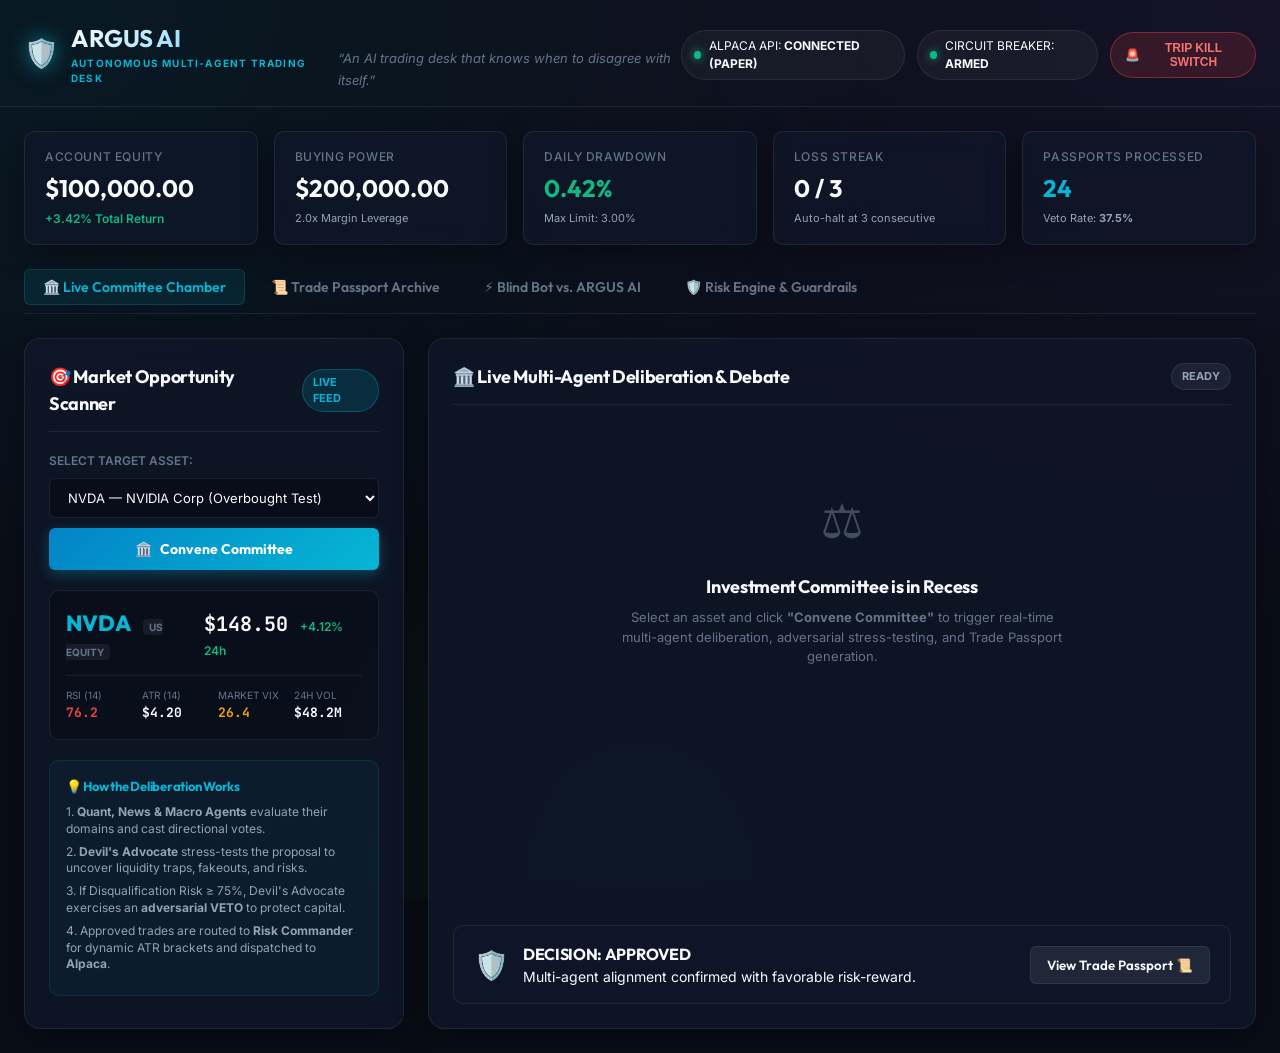
<file: argus_dashboard/index.html>
<!DOCTYPE html>
<html lang="en">
<head>
  <meta charset="UTF-8">
  <meta name="viewport" content="width=device-width, initial-scale=1.0">
  <title>ARGUS AI — Autonomous Multi-Agent Trading Desk</title>
  <meta name="description" content="An autonomous multi-agent AI trading desk that can disagree with itself. Powered by Alpaca, Gemini, and deterministic risk guardrails.">
  
  <!-- Fonts -->
  <link rel="preconnect" href="https://fonts.googleapis.com">
  <link rel="preconnect" href="https://fonts.gstatic.com" crossorigin>
  <link href="https://fonts.googleapis.com/css2?family=Inter:wght@300;400;500;600;700&family=JetBrains+Mono:wght@400;500;700&family=Outfit:wght@500;600;700;800&display=swap" rel="stylesheet">
  
  <!-- Stylesheet -->
  <link rel="stylesheet" href="styles.css">
</head>
<body>
  <!-- Emergency Alert Banner -->
  <div id="killSwitchBanner" class="kill-switch-banner hidden">
    <div class="banner-content">
      <span class="pulse-icon">🚨</span>
      <div>
        <strong>EMERGENCY KILL SWITCH ENGAGED:</strong>
        <span id="killSwitchReason">Daily drawdown threshold breached. Portfolio frozen.</span>
      </div>
      <button id="resetKillSwitchBtn" class="btn-banner-reset">Reset Desk (Override)</button>
    </div>
  </div>

  <!-- Header -->
  <header class="app-header">
    <div class="header-left">
      <div class="logo-badge">
        <span class="logo-symbol">🛡️</span>
        <div class="logo-text">
          <h1>ARGUS AI</h1>
          <span class="sub-logo">AUTONOMOUS MULTI-AGENT TRADING DESK</span>
        </div>
      </div>
      <div class="desk-motto">
        <span class="quote">“An AI trading desk that knows when to disagree with itself.”</span>
      </div>
    </div>

    <div class="header-right">
      <div class="status-chip chip-online">
        <span class="dot"></span>
        <span>ALPACA API: <strong id="alpacaModeText">CONNECTED (PAPER)</strong></span>
      </div>
      <div class="status-chip" id="killSwitchBadge">
        <span class="dot green-dot"></span>
        <span>CIRCUIT BREAKER: <strong>ARMED</strong></span>
      </div>
      <button id="manualKillSwitchBtn" class="btn-kill-switch">
        <span>🚨</span> TRIP KILL SWITCH
      </button>
    </div>
  </header>

  <!-- Main Container -->
  <main class="app-main">
    <!-- Top Metrics Row -->
    <section class="metrics-bar">
      <div class="metric-card">
        <span class="metric-label">Account Equity</span>
        <div class="metric-value" id="accountEquityDisplay">$100,000.00</div>
        <span class="metric-trend text-green">+3.42% Total Return</span>
      </div>
      <div class="metric-card">
        <span class="metric-label">Buying Power</span>
        <div class="metric-value" id="buyingPowerDisplay">$200,000.00</div>
        <span class="metric-sub">2.0x Margin Leverage</span>
      </div>
      <div class="metric-card">
        <span class="metric-label">Daily Drawdown</span>
        <div class="metric-value text-green" id="dailyDrawdownDisplay">0.42%</div>
        <span class="metric-sub">Max Limit: 3.00%</span>
      </div>
      <div class="metric-card">
        <span class="metric-label">Loss Streak</span>
        <div class="metric-value" id="lossStreakDisplay">0 / 3</div>
        <span class="metric-sub">Auto-halt at 3 consecutive</span>
      </div>
      <div class="metric-card">
        <span class="metric-label">Passports Processed</span>
        <div class="metric-value text-cyan" id="passportsCountDisplay">24</div>
        <span class="metric-sub">Veto Rate: <strong>37.5%</strong></span>
      </div>
    </section>

    <!-- Interactive Navigation Tabs -->
    <nav class="desk-tabs">
      <button class="tab-btn active" data-tab="committee">🏛️ Live Committee Chamber</button>
      <button class="tab-btn" data-tab="passports">📜 Trade Passport Archive</button>
      <button class="tab-btn" data-tab="benchmark">⚡ Blind Bot vs. ARGUS AI</button>
      <button class="tab-btn" data-tab="risk">🛡️ Risk Engine & Guardrails</button>
    </nav>

    <!-- Tab 1: Live Committee Chamber -->
    <section id="tab-committee" class="tab-content active">
      <div class="chamber-grid">
        <!-- Left: Asset Selector & Scanner -->
        <div class="panel scanner-panel">
          <div class="panel-header">
            <h3>🎯 Market Opportunity Scanner</h3>
            <span class="badge badge-pulse">LIVE FEED</span>
          </div>

          <div class="scanner-controls">
            <label for="tickerSelect">Select Target Asset:</label>
            <div class="select-group">
              <select id="tickerSelect" class="form-select">
                <option value="NVDA" data-price="148.50" data-rsi="76.2" data-vix="26.4" data-trend="BULLISH_OVERBOUGHT">NVDA — NVIDIA Corp (Overbought Test)</option>
                <option value="BTC/USD" data-price="88420.00" data-rsi="56.8" data-vix="18.5" data-trend="BULLISH_HEALTHY">BTC/USD — Bitcoin (Healthy Trend)</option>
                <option value="TSLA" data-price="214.30" data-rsi="44.1" data-vix="22.1" data-trend="CHOPPY">TSLA — Tesla Inc (Choppy Consolidation)</option>
                <option value="SPY" data-price="554.20" data-rsi="52.0" data-vix="15.8" data-trend="MILD_BULLISH">SPY — S&P 500 ETF (Macro Driver)</option>
                <option value="ETH/USD" data-price="3120.00" data-rsi="33.5" data-vix="21.0" data-trend="OVERSOLD_REBOUND">ETH/USD — Ethereum (Mean Reversion)</option>
                <option value="AMD" data-price="152.80" data-rsi="81.5" data-vix="29.0" data-trend="EXTREME_TRAP">AMD — Advanced Micro Devices (Severe Trap)</option>
              </select>
              <button id="conveneCommitteeBtn" class="btn-primary">
                <span>🏛️</span> Convene Committee
              </button>
            </div>
          </div>

          <div class="asset-preview-card" id="assetPreviewCard">
            <div class="asset-row">
              <div class="asset-name-block">
                <span class="ticker-symbol" id="previewTicker">NVDA</span>
                <span class="ticker-class" id="previewClass">US EQUITY</span>
              </div>
              <div class="asset-price-block">
                <span class="current-price" id="previewPrice">$148.50</span>
                <span class="price-change text-green">+4.12% 24h</span>
              </div>
            </div>
            <div class="telemetry-grid">
              <div class="telemetry-item">
                <span class="label">RSI (14)</span>
                <span class="val text-red" id="previewRSI">76.2</span>
              </div>
              <div class="telemetry-item">
                <span class="label">ATR (14)</span>
                <span class="val" id="previewATR">$4.20</span>
              </div>
              <div class="telemetry-item">
                <span class="label">Market VIX</span>
                <span class="val text-yellow" id="previewVIX">26.4</span>
              </div>
              <div class="telemetry-item">
                <span class="label">24h Vol</span>
                <span class="val" id="previewVolume">$48.2M</span>
              </div>
            </div>
          </div>

          <!-- Quick Stats Box -->
          <div class="info-box">
            <h4>💡 How the Deliberation Works</h4>
            <p>1. <strong>Quant, News & Macro Agents</strong> evaluate their domains and cast directional votes.</p>
            <p>2. <strong>Devil's Advocate</strong> stress-tests the proposal to uncover liquidity traps, fakeouts, and risks.</p>
            <p>3. If Disqualification Risk &ge; 75%, Devil's Advocate exercises an <strong>adversarial VETO</strong> to protect capital.</p>
            <p>4. Approved trades are routed to <strong>Risk Commander</strong> for dynamic ATR brackets and dispatched to <strong>Alpaca</strong>.</p>
          </div>
        </div>

        <!-- Right: The Committee Deliberation Chamber -->
        <div class="panel deliberation-panel">
          <div class="panel-header">
            <h3>🏛️ Live Multi-Agent Deliberation & Debate</h3>
            <span class="badge" id="deliberationStatusBadge">READY</span>
          </div>

          <!-- Agent Deliberation Cards Container -->
          <div class="agent-cards-container" id="agentCardsContainer">
            <!-- Cards will be dynamically injected / animated -->
            <div class="chamber-placeholder" id="chamberPlaceholder">
              <span class="icon">⚖️</span>
              <h4>Investment Committee is in Recess</h4>
              <p>Select an asset and click <strong>"Convene Committee"</strong> to trigger real-time multi-agent deliberation, adversarial stress-testing, and Trade Passport generation.</p>
            </div>
          </div>

          <!-- Live Consensus Footer -->
          <div class="consensus-footer hidden" id="consensusFooter">
            <div class="consensus-status-banner" id="consensusBanner">
              <div class="status-left">
                <span class="status-icon" id="consensusIcon">🛡️</span>
                <div>
                  <h4 id="consensusVerdictTitle">DECISION: APPROVED</h4>
                  <p id="consensusSummaryText">Multi-agent alignment confirmed with favorable risk-reward.</p>
                </div>
              </div>
              <div class="status-right">
                <button id="viewGeneratedPassportBtn" class="btn-secondary">View Trade Passport 📜</button>
              </div>
            </div>
          </div>
        </div>
      </div>
    </section>

    <!-- Tab 2: Trade Passport Archive -->
    <section id="tab-passports" class="tab-content">
      <div class="panel passport-archive-panel">
        <div class="panel-header">
          <div>
            <h3>📜 Immutable Trade Passport Ledger</h3>
            <p class="subtitle">Cryptographic-style audit records of every trade proposed, modified, or vetoed by the Committee.</p>
          </div>
          <div class="filter-group">
            <button class="filter-btn active" data-filter="ALL">All (24)</button>
            <button class="filter-btn" data-filter="APPROVED">Approved (11)</button>
            <button class="filter-btn" data-filter="DOWNSIZED">Downsized (4)</button>
            <button class="filter-btn" data-filter="VETOED">Vetoed (9)</button>
          </div>
        </div>

        <div class="passports-grid" id="passportsGrid">
          <!-- Dynamically populated -->
        </div>
      </div>
    </section>

    <!-- Tab 3: Blind Bot vs ARGUS AI Benchmark -->
    <section id="tab-benchmark" class="tab-content">
      <div class="benchmark-container">
        <div class="benchmark-hero">
          <h2>⚡ The Power of Adversarial AI: Blind Bot vs. ARGUS AI</h2>
          <p>See what happens when an autonomous agent trades with vs. without internal dissent and deterministic guardrails.</p>
        </div>

        <div class="benchmark-scenarios">
          <button class="scenario-btn active" data-scenario="0">Scenario 1: The RSI 82 Breakout Trap (NVDA)</button>
          <button class="scenario-btn" data-scenario="1">Scenario 2: The Pre-FOMC Volatility Flush (SPY)</button>
          <button class="scenario-btn" data-scenario="2">Scenario 3: Low-Liquidity Crypto Whipsaw (ETH)</button>
        </div>

        <div class="comparison-arena" id="comparisonArena">
          <!-- Dynamically updated -->
        </div>
      </div>
    </section>

    <!-- Tab 4: Risk Engine & Guardrails -->
    <section id="tab-risk" class="tab-content">
      <div class="risk-dashboard-grid">
        <div class="panel risk-config-panel">
          <div class="panel-header">
            <h3>🛡️ Deterministic Risk Parameters</h3>
            <span class="badge badge-success">ENFORCED</span>
          </div>
          <div class="config-table">
            <div class="config-row">
              <span class="config-title">Max Account Risk Per Trade</span>
              <span class="config-val">1.00% ($1,000 USD)</span>
            </div>
            <div class="config-row">
              <span class="config-title">Stop-Loss Bracket Distance</span>
              <span class="config-val">1.50 &times; ATR (14-period)</span>
            </div>
            <div class="config-row">
              <span class="config-title">Take-Profit Target Minimum</span>
              <span class="config-val">2.00 &times; Stop Distance (1:2 R/R)</span>
            </div>
            <div class="config-row">
              <span class="config-title">Max Single Position Exposure</span>
              <span class="config-val">20.00% of Total Portfolio</span>
            </div>
            <div class="config-row">
              <span class="config-title">Devil's Advocate Veto Threshold</span>
              <span class="config-val">&ge; 75.0% Trap Risk</span>
            </div>
            <div class="config-row">
              <span class="config-title">Devil's Advocate Downsize Threshold</span>
              <span class="config-val">&ge; 45.0% Risk (50% Size Cut)</span>
            </div>
          </div>
        </div>

        <div class="panel circuit-breaker-panel">
          <div class="panel-header">
            <h3>⚡ Emergency Circuit Breakers (Kill Switch)</h3>
            <span class="badge badge-pulse">ACTIVE MONITOR</span>
          </div>

          <div class="breakers-list">
            <div class="breaker-item">
              <div class="breaker-info">
                <strong>1. Max Daily Drawdown Guard</strong>
                <p>Halts all trading if daily portfolio drawdown exceeds 3.0%.</p>
              </div>
              <div class="breaker-status status-armed">ARMED (0.42% / 3.0%)</div>
            </div>

            <div class="breaker-item">
              <div class="breaker-info">
                <strong>2. Consecutive Loss Streak Guard</strong>
                <p>Suspends execution for cooling-off period after 3 consecutive stop-outs.</p>
              </div>
              <div class="breaker-status status-armed">ARMED (0 / 3)</div>
            </div>

            <div class="breaker-item">
              <div class="breaker-info">
                <strong>3. Macro Volatility Spike Guard</strong>
                <p>Freezes execution if Market VIX spikes &ge; 38.0 points.</p>
              </div>
              <div class="breaker-status status-armed">ARMED (VIX 18.5)</div>
            </div>
          </div>

          <div class="kill-switch-action-box">
            <p>Engaging the kill switch immediately freezes the desk, cancels all open Alpaca working orders, and prevents automated re-entry until manual review.</p>
            <button id="testTripKillSwitchBtn" class="btn-danger">
              Test Circuit Breaker Trip ⚡
            </button>
          </div>
        </div>
      </div>
    </section>
  </main>

  <!-- Modal: Passport Inspector -->
  <div id="passportModal" class="modal hidden">
    <div class="modal-backdrop"></div>
    <div class="modal-dialog">
      <div class="modal-header">
        <h3 id="modalPassportTitle">TRADE PASSPORT: NVDA</h3>
        <button id="closeModalBtn" class="btn-close">&times;</button>
      </div>
      <div class="modal-body" id="modalPassportBody">
        <!-- Content inserted dynamically -->
      </div>
    </div>
  </div>

  <script src="app.js"></script>
</body>
</html>
</file>
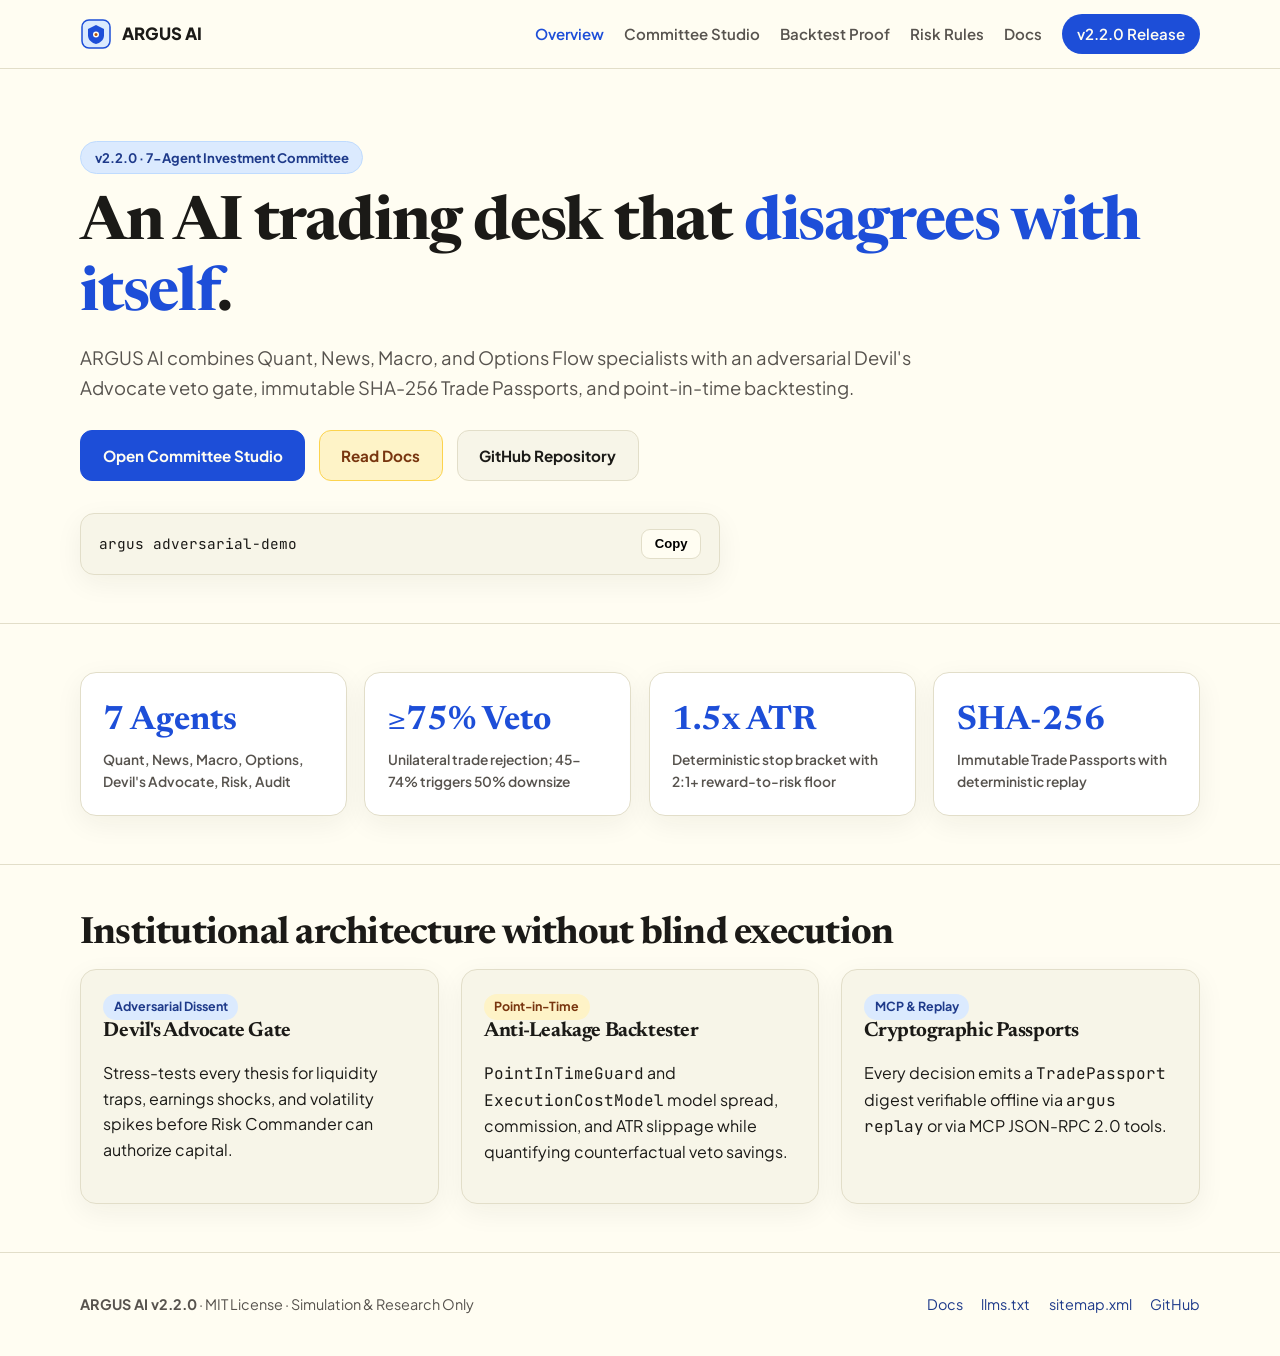
<file: website/index.html>
<!doctype html>
<html lang="en">
<head>
  <meta charset="utf-8">
  <meta name="viewport" content="width=device-width, initial-scale=1">
  <title>ARGUS AI v2.2.0 — Multi-Agent Investment Committee &amp; Trading Desk</title>
  <meta name="description" content="Autonomous 7-agent investment committee with Devil's Advocate veto authority, SHA-256 Trade Passports, PointInTimeGuard backtesting, and deterministic replay.">
  <meta name="theme-color" content="#1d4ed8">
  <link rel="canonical" href="https://codesphere-u.github.io/ARGUS-AI/">
  <link rel="icon" type="image/svg+xml" href="favicon.svg">
  <link rel="manifest" href="manifest.webmanifest">
  <meta property="og:type" content="website">
  <meta property="og:title" content="ARGUS AI v2.2.0 — Multi-Agent Investment Committee">
  <meta property="og:description" content="7-agent investment committee with Devil's Advocate veto, SHA-256 Trade Passports, and walk-forward backtesting.">
  <meta property="og:url" content="https://codesphere-u.github.io/ARGUS-AI/">
  <meta property="og:image" content="https://codesphere-u.github.io/ARGUS-AI/og-image.svg">
  <meta name="twitter:card" content="summary_large_image">
  <meta name="twitter:title" content="ARGUS AI v2.2.0 — Adversarial AI Trading Desk">
  <meta name="twitter:description" content="An AI trading desk that knows when to question itself, downsize, or veto a trade.">
  <meta name="twitter:image" content="https://codesphere-u.github.io/ARGUS-AI/og-image.svg">
  <link rel="preconnect" href="https://fonts.googleapis.com">
  <link rel="preconnect" href="https://fonts.gstatic.com" crossorigin>
  <link href="https://fonts.googleapis.com/css2?family=JetBrains+Mono:wght@400;600&family=Newsreader:opsz,wght@6..72,600;6..72,700&family=Plus+Jakarta+Sans:wght@400;600;700;800&display=swap" rel="stylesheet">
  <link rel="stylesheet" href="styles.css">
  <script defer data-domain="codesphere-u.github.io" src="https://plausible.io/js/script.js"></script>
  <script type="application/ld+json">
  {
    "@context": "https://schema.org",
    "@graph": [
      {
        "@type": "Organization",
        "name": "Codesphere Innovations (U) Limited",
        "url": "https://github.com/codesphere-u"
      },
      {
        "@type": "Person",
        "name": "Ivan Akandwanaho"
      },
      {
        "@type": "WebSite",
        "name": "ARGUS AI",
        "url": "https://codesphere-u.github.io/ARGUS-AI/"
      },
      {
        "@type": "SoftwareApplication",
        "name": "ARGUS AI",
        "softwareVersion": "2.2.0",
        "applicationCategory": "DeveloperApplication",
        "operatingSystem": "Linux, macOS, Windows",
        "license": "https://opensource.org/licenses/MIT",
        "offers": {
          "@type": "Offer",
          "price": "0",
          "priceCurrency": "USD"
        }
      },
      {
        "@type": "FAQPage",
        "mainEntity": [
          {
            "@type": "Question",
            "name": "How does the Devil's Advocate veto work in ARGUS AI?",
            "acceptedAnswer": {
              "@type": "Answer",
              "text": "When the Devil's Advocate scores disqualification risk >= 75%, ARGUS AI vetoes the trade unilaterally; at 45-74%, Risk Commander cuts position size by 50%."
            }
          },
          {
            "@type": "Question",
            "name": "How are backtests protected against lookahead leakage?",
            "acceptedAnswer": {
              "@type": "Answer",
              "text": "PointInTimeGuard enforces strict timestamp <= decision_timestamp and monotonic ordering on every historical bar passed to the investment committee."
            }
          }
        ]
      }
    ]
  }
  </script>
</head>
<body>
  <header class="topbar">
    <div class="container topbar-inner">
      <a class="brand" href="index.html">
        <img src="favicon.svg" alt="ARGUS AI shield mark">
        <span>ARGUS AI</span>
      </a>
      <button id="nav-toggle" class="nav-toggle" aria-expanded="false" aria-label="Toggle navigation">Menu</button>
      <nav id="nav-links" class="nav-links" aria-label="Primary">
        <a class="active" href="index.html">Overview</a>
        <a href="studio.html">Committee Studio</a>
        <a href="proof.html">Backtest Proof</a>
        <a href="rules.html">Risk Rules</a>
        <a href="docs.html">Docs</a>
        <a class="nav-cta" href="https://github.com/codesphere-u/ARGUS-AI/releases/tag/v2.2.0">v2.2.0 Release</a>
      </nav>
    </div>
  </header>

  <main>
    <section class="hero">
      <div class="container">
        <span class="eyebrow">v2.2.0 · 7-Agent Investment Committee</span>
        <h1>An AI trading desk that <span class="accent-word">disagrees with itself</span>.</h1>
        <p class="lead">ARGUS AI combines Quant, News, Macro, and Options Flow specialists with an adversarial Devil's Advocate veto gate, immutable SHA-256 Trade Passports, and point-in-time backtesting.</p>

        <div class="btn-row">
          <a class="btn btn-primary" href="studio.html">Open Committee Studio</a>
          <a class="btn btn-amber" href="docs.html">Read Docs</a>
          <a class="btn" href="https://github.com/codesphere-u/ARGUS-AI">GitHub Repository</a>
        </div>

        <div class="install-box">
          <code>argus adversarial-demo</code>
          <button class="copy-btn" type="button" data-copy="argus adversarial-demo">Copy</button>
        </div>
      </div>
    </section>

    <section class="section">
      <div class="container">
        <div class="grid-4">
          <div class="card card-white">
            <div class="stat-value">7 Agents</div>
            <div class="stat-label">Quant, News, Macro, Options, Devil's Advocate, Risk, Audit</div>
          </div>
          <div class="card card-white">
            <div class="stat-value">&ge;75% Veto</div>
            <div class="stat-label">Unilateral trade rejection; 45-74% triggers 50% downsize</div>
          </div>
          <div class="card card-white">
            <div class="stat-value">1.5x ATR</div>
            <div class="stat-label">Deterministic stop bracket with 2:1+ reward-to-risk floor</div>
          </div>
          <div class="card card-white">
            <div class="stat-value">SHA-256</div>
            <div class="stat-label">Immutable Trade Passports with deterministic replay</div>
          </div>
        </div>
      </div>
    </section>

    <section class="section">
      <div class="container">
        <h2>Institutional architecture without blind execution</h2>
        <div class="grid-3">
          <article class="card">
            <span class="badge">Adversarial Dissent</span>
            <h3>Devil's Advocate Gate</h3>
            <p>Stress-tests every thesis for liquidity traps, earnings shocks, and volatility spikes before Risk Commander can authorize capital.</p>
          </article>
          <article class="card">
            <span class="badge badge-amber">Point-in-Time</span>
            <h3>Anti-Leakage Backtester</h3>
            <p><code>PointInTimeGuard</code> and <code>ExecutionCostModel</code> model spread, commission, and ATR slippage while quantifying counterfactual veto savings.</p>
          </article>
          <article class="card">
            <span class="badge">MCP &amp; Replay</span>
            <h3>Cryptographic Passports</h3>
            <p>Every decision emits a <code>TradePassport</code> digest verifiable offline via <code>argus replay</code> or via MCP JSON-RPC 2.0 tools.</p>
          </article>
        </div>
      </div>
    </section>
  </main>

  <footer class="footer">
    <div class="container footer-inner">
      <div><strong>ARGUS AI v2.2.0</strong> · MIT License · Simulation &amp; Research Only</div>
      <div class="footer-links">
        <a href="docs.html">Docs</a>
        <a href="llms.txt">llms.txt</a>
        <a href="sitemap.xml">sitemap.xml</a>
        <a href="https://github.com/codesphere-u/ARGUS-AI">GitHub</a>
      </div>
    </div>
  </footer>
  <div id="toast" class="toast" role="status" aria-live="polite"></div>
  <script src="app.js"></script>
</body>
</html>
</file>
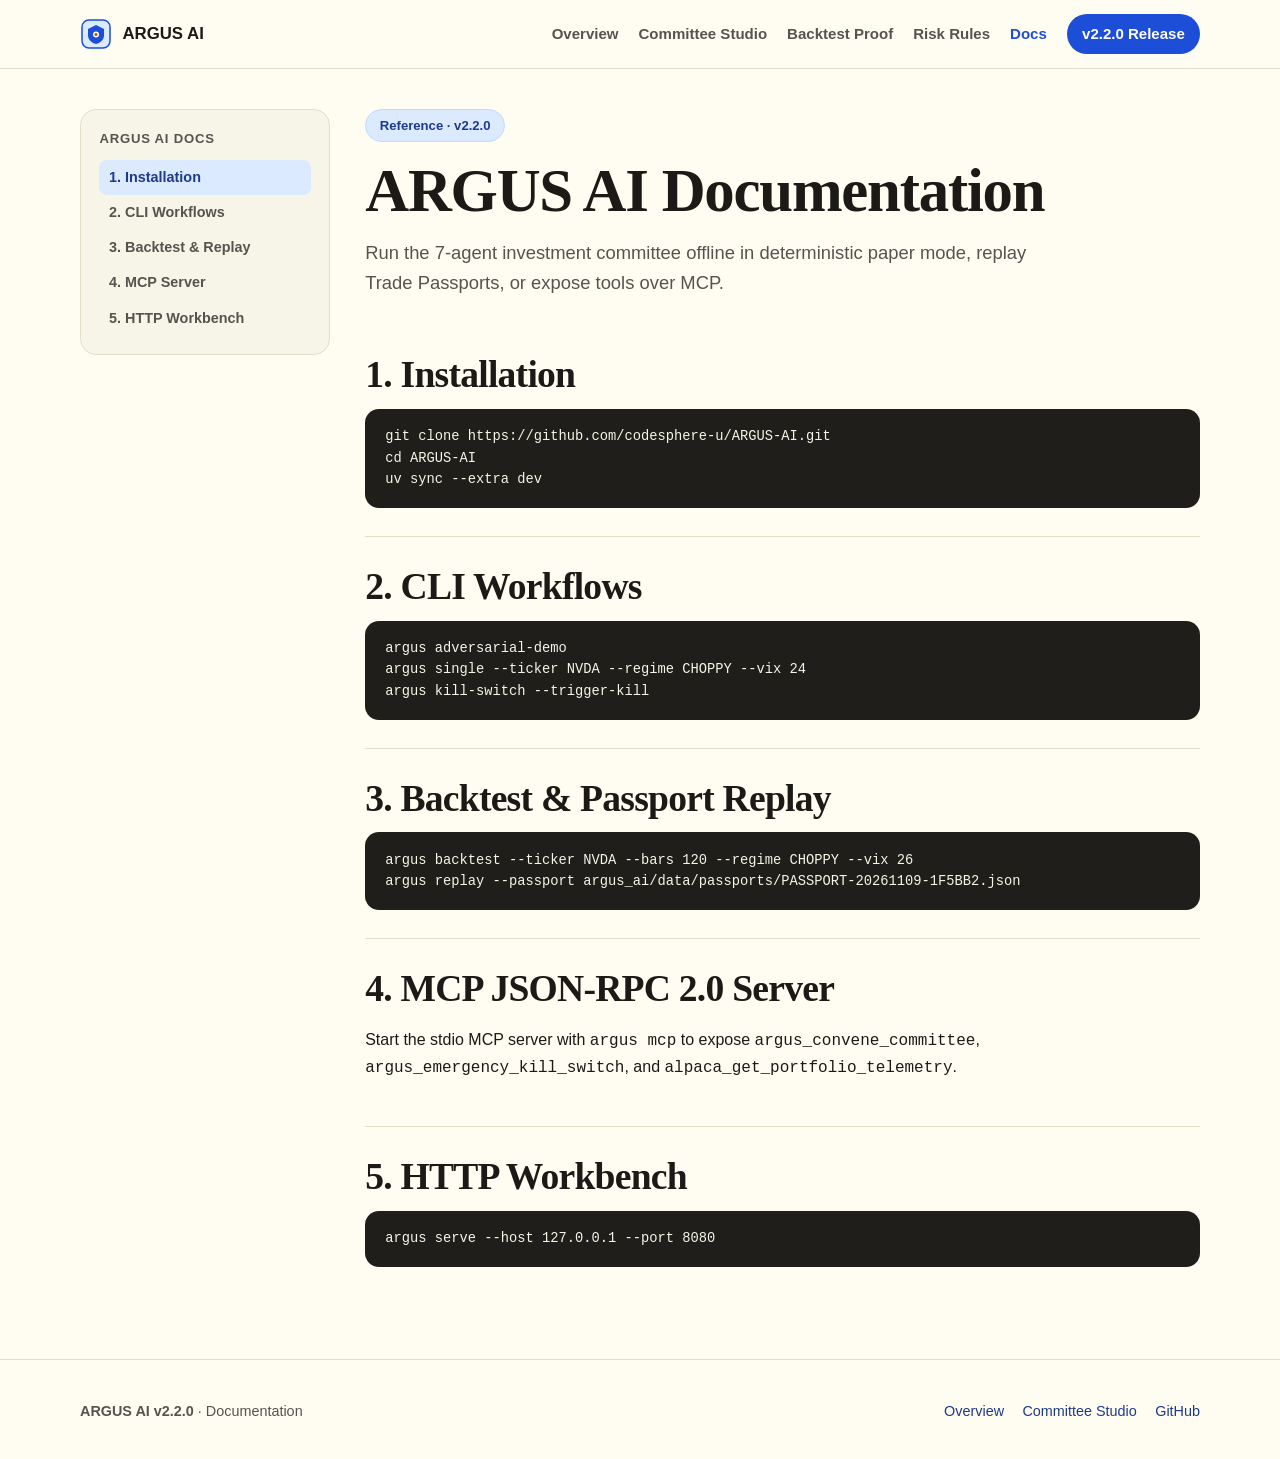
<file: website/docs.html>
<!doctype html>
<html lang="en">
<head>
  <meta charset="utf-8">
  <meta name="viewport" content="width=device-width, initial-scale=1">
  <title>Documentation — ARGUS AI v2.2.0</title>
  <meta name="description" content="Installation, CLI commands, walk-forward backtesting, TradePassport replay, and MCP JSON-RPC 2.0 docs for ARGUS AI v2.2.0.">
  <link rel="canonical" href="https://codesphere-u.github.io/ARGUS-AI/docs.html">
  <link rel="icon" type="image/svg+xml" href="favicon.svg">
  <link rel="stylesheet" href="styles.css">
</head>
<body>
  <header class="topbar">
    <div class="container topbar-inner">
      <a class="brand" href="index.html"><img src="favicon.svg" alt="ARGUS AI"><span>ARGUS AI</span></a>
      <button id="nav-toggle" class="nav-toggle" aria-expanded="false" aria-label="Toggle navigation">Menu</button>
      <nav id="nav-links" class="nav-links" aria-label="Primary">
        <a href="index.html">Overview</a>
        <a href="studio.html">Committee Studio</a>
        <a href="proof.html">Backtest Proof</a>
        <a href="rules.html">Risk Rules</a>
        <a class="active" href="docs.html">Docs</a>
        <a class="nav-cta" href="https://github.com/codesphere-u/ARGUS-AI/releases/tag/v2.2.0">v2.2.0 Release</a>
      </nav>
    </div>
  </header>

  <main class="container docs-layout">
    <aside class="docs-sidebar" aria-label="Documentation sections">
      <h4>ARGUS AI Docs</h4>
      <a class="active" href="#install">1. Installation</a>
      <a href="#cli">2. CLI Workflows</a>
      <a href="#backtest">3. Backtest &amp; Replay</a>
      <a href="#mcp">4. MCP Server</a>
      <a href="#workbench">5. HTTP Workbench</a>
    </aside>

    <article class="docs-article">
      <span class="eyebrow">Reference · v2.2.0</span>
      <h1 style="margin-top:0.85rem;">ARGUS AI Documentation</h1>
      <p class="lead">Run the 7-agent investment committee offline in deterministic paper mode, replay Trade Passports, or expose tools over MCP.</p>

      <section id="install">
        <h2>1. Installation</h2>
        <pre class="code-block">git clone https://github.com/codesphere-u/ARGUS-AI.git
cd ARGUS-AI
uv sync --extra dev</pre>
      </section>

      <section id="cli">
        <h2>2. CLI Workflows</h2>
        <pre class="code-block">argus adversarial-demo
argus single --ticker NVDA --regime CHOPPY --vix 24
argus kill-switch --trigger-kill</pre>
      </section>

      <section id="backtest">
        <h2>3. Backtest &amp; Passport Replay</h2>
        <pre class="code-block">argus backtest --ticker NVDA --bars 120 --regime CHOPPY --vix 26
argus replay --passport argus_ai/data/passports/PASSPORT-20261109-1F5BB2.json</pre>
      </section>

      <section id="mcp">
        <h2>4. MCP JSON-RPC 2.0 Server</h2>
        <p>Start the stdio MCP server with <code>argus mcp</code> to expose <code>argus_convene_committee</code>, <code>argus_emergency_kill_switch</code>, and <code>alpaca_get_portfolio_telemetry</code>.</p>
      </section>

      <section id="workbench">
        <h2>5. HTTP Workbench</h2>
        <pre class="code-block">argus serve --host 127.0.0.1 --port 8080</pre>
      </section>
    </article>
  </main>

  <footer class="footer">
    <div class="container footer-inner">
      <div><strong>ARGUS AI v2.2.0</strong> · Documentation</div>
      <div class="footer-links"><a href="index.html">Overview</a><a href="studio.html">Committee Studio</a><a href="https://github.com/codesphere-u/ARGUS-AI">GitHub</a></div>
    </div>
  </footer>
  <div id="toast" class="toast" role="status" aria-live="polite"></div>
  <script src="app.js"></script>
</body>
</html>
</file>
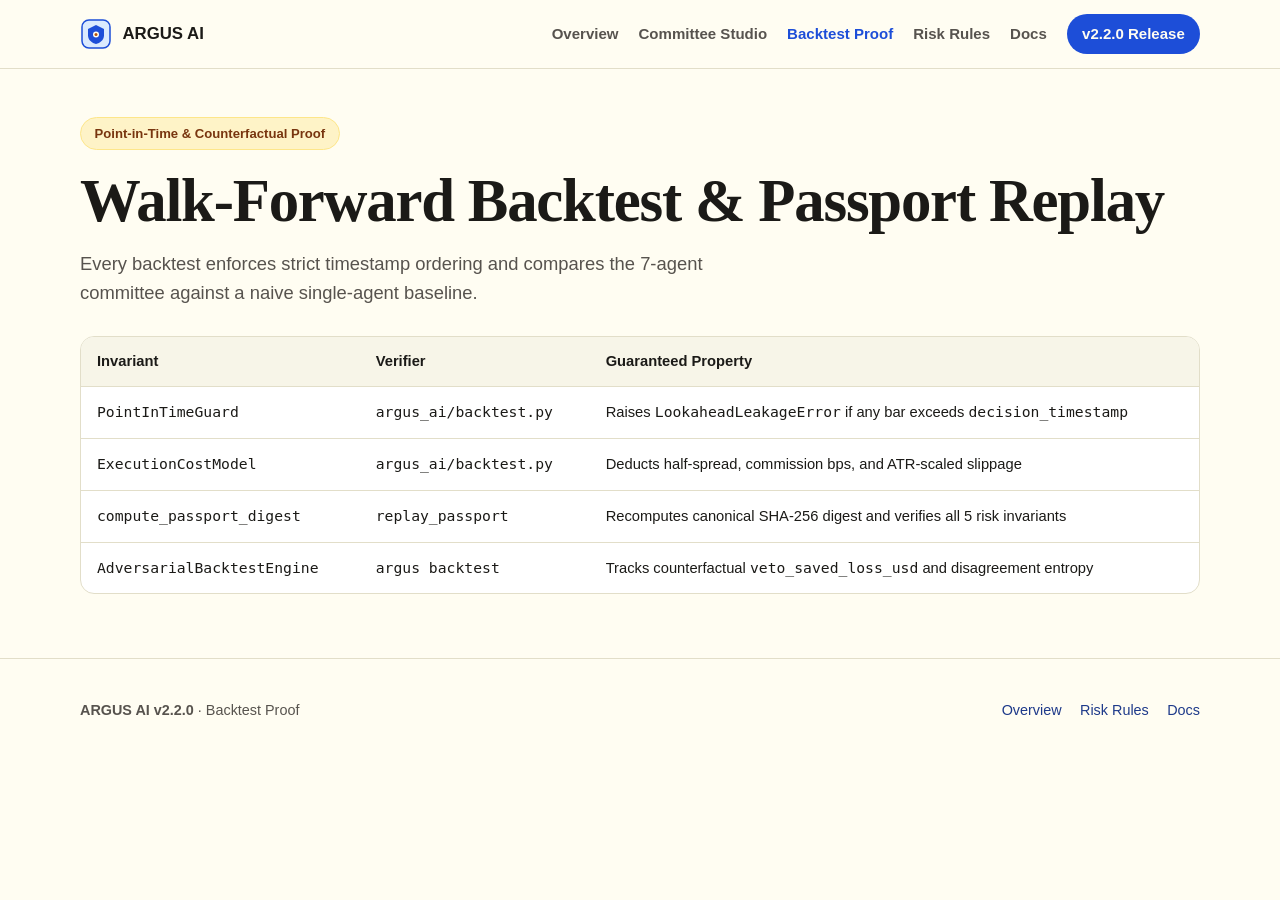
<file: website/proof.html>
<!doctype html>
<html lang="en">
<head>
  <meta charset="utf-8">
  <meta name="viewport" content="width=device-width, initial-scale=1">
  <title>Backtest Proof — ARGUS AI v2.2.0</title>
  <meta name="description" content="Walk-forward backtesting invariants, PointInTimeGuard guarantees, and TradePassport SHA-256 replay verification.">
  <link rel="canonical" href="https://codesphere-u.github.io/ARGUS-AI/proof.html">
  <link rel="icon" type="image/svg+xml" href="favicon.svg">
  <link rel="stylesheet" href="styles.css">
</head>
<body>
  <header class="topbar">
    <div class="container topbar-inner">
      <a class="brand" href="index.html"><img src="favicon.svg" alt="ARGUS AI"><span>ARGUS AI</span></a>
      <button id="nav-toggle" class="nav-toggle" aria-expanded="false" aria-label="Toggle navigation">Menu</button>
      <nav id="nav-links" class="nav-links" aria-label="Primary">
        <a href="index.html">Overview</a>
        <a href="studio.html">Committee Studio</a>
        <a class="active" href="proof.html">Backtest Proof</a>
        <a href="rules.html">Risk Rules</a>
        <a href="docs.html">Docs</a>
        <a class="nav-cta" href="https://github.com/codesphere-u/ARGUS-AI/releases/tag/v2.2.0">v2.2.0 Release</a>
      </nav>
    </div>
  </header>

  <main class="container" style="padding: 3rem 0 4rem;">
    <span class="eyebrow eyebrow-amber">Point-in-Time &amp; Counterfactual Proof</span>
    <h1>Walk-Forward Backtest &amp; Passport Replay</h1>
    <p class="lead">Every backtest enforces strict timestamp ordering and compares the 7-agent committee against a naive single-agent baseline.</p>

    <div class="table-wrap">
      <table>
        <thead>
          <tr><th>Invariant</th><th>Verifier</th><th>Guaranteed Property</th></tr>
        </thead>
        <tbody>
          <tr><td><code>PointInTimeGuard</code></td><td><code>argus_ai/backtest.py</code></td><td>Raises <code>LookaheadLeakageError</code> if any bar exceeds <code>decision_timestamp</code></td></tr>
          <tr><td><code>ExecutionCostModel</code></td><td><code>argus_ai/backtest.py</code></td><td>Deducts half-spread, commission bps, and ATR-scaled slippage</td></tr>
          <tr><td><code>compute_passport_digest</code></td><td><code>replay_passport</code></td><td>Recomputes canonical SHA-256 digest and verifies all 5 risk invariants</td></tr>
          <tr><td><code>AdversarialBacktestEngine</code></td><td><code>argus backtest</code></td><td>Tracks counterfactual <code>veto_saved_loss_usd</code> and disagreement entropy</td></tr>
        </tbody>
      </table>
    </div>
  </main>

  <footer class="footer">
    <div class="container footer-inner">
      <div><strong>ARGUS AI v2.2.0</strong> · Backtest Proof</div>
      <div class="footer-links"><a href="index.html">Overview</a><a href="rules.html">Risk Rules</a><a href="docs.html">Docs</a></div>
    </div>
  </footer>
  <div id="toast" class="toast" role="status" aria-live="polite"></div>
  <script src="app.js"></script>
</body>
</html>
</file>
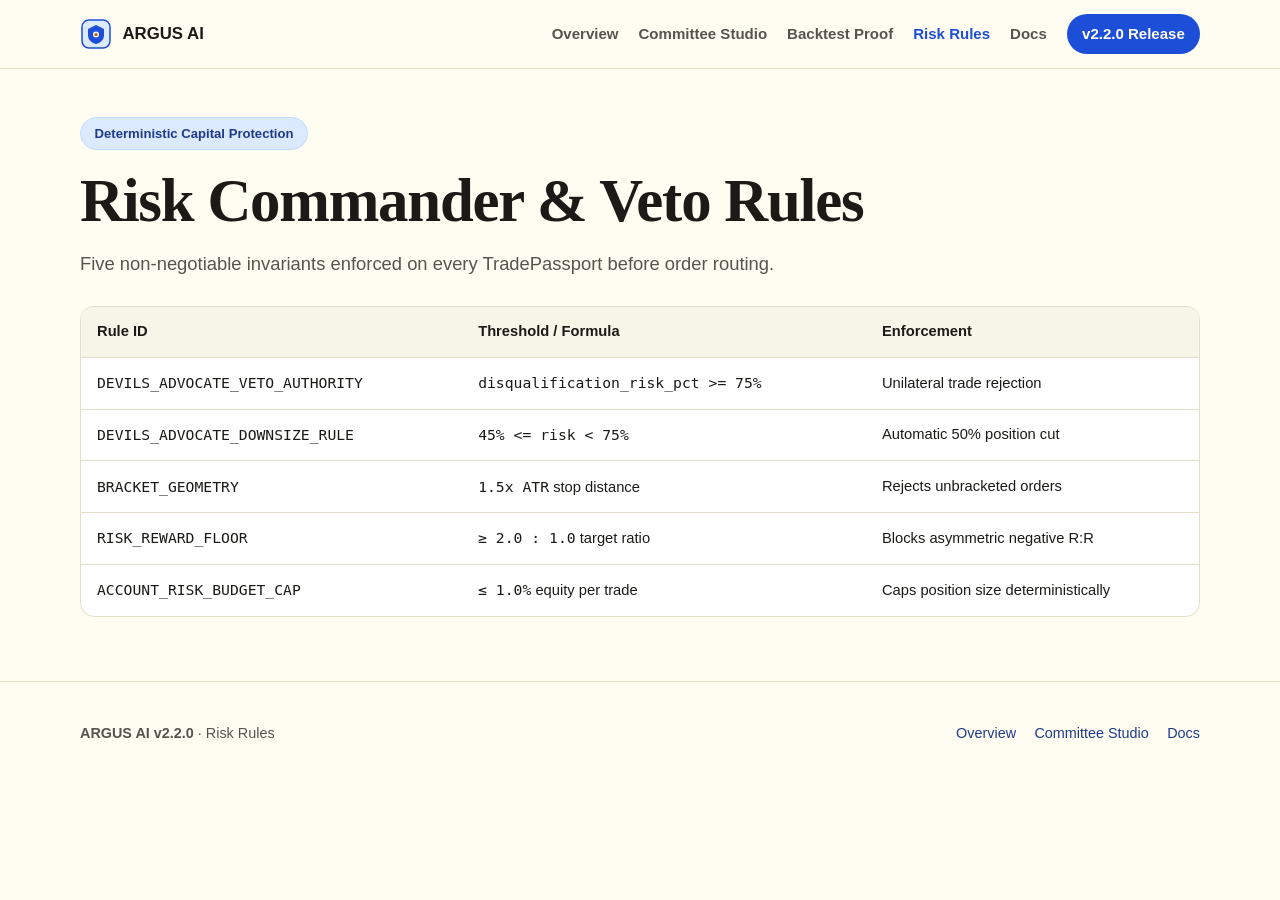
<file: website/rules.html>
<!doctype html>
<html lang="en">
<head>
  <meta charset="utf-8">
  <meta name="viewport" content="width=device-width, initial-scale=1">
  <title>Risk Rules — ARGUS AI v2.2.0</title>
  <meta name="description" content="Devil's Advocate veto gates, Risk Commander ATR bracket geometry, and emergency kill-switch circuit breakers.">
  <link rel="canonical" href="https://codesphere-u.github.io/ARGUS-AI/rules.html">
  <link rel="icon" type="image/svg+xml" href="favicon.svg">
  <link rel="stylesheet" href="styles.css">
</head>
<body>
  <header class="topbar">
    <div class="container topbar-inner">
      <a class="brand" href="index.html"><img src="favicon.svg" alt="ARGUS AI"><span>ARGUS AI</span></a>
      <button id="nav-toggle" class="nav-toggle" aria-expanded="false" aria-label="Toggle navigation">Menu</button>
      <nav id="nav-links" class="nav-links" aria-label="Primary">
        <a href="index.html">Overview</a>
        <a href="studio.html">Committee Studio</a>
        <a href="proof.html">Backtest Proof</a>
        <a class="active" href="rules.html">Risk Rules</a>
        <a href="docs.html">Docs</a>
        <a class="nav-cta" href="https://github.com/codesphere-u/ARGUS-AI/releases/tag/v2.2.0">v2.2.0 Release</a>
      </nav>
    </div>
  </header>

  <main class="container" style="padding: 3rem 0 4rem;">
    <span class="eyebrow">Deterministic Capital Protection</span>
    <h1>Risk Commander &amp; Veto Rules</h1>
    <p class="lead">Five non-negotiable invariants enforced on every TradePassport before order routing.</p>

    <div class="table-wrap">
      <table>
        <thead>
          <tr><th>Rule ID</th><th>Threshold / Formula</th><th>Enforcement</th></tr>
        </thead>
        <tbody>
          <tr><td><code>DEVILS_ADVOCATE_VETO_AUTHORITY</code></td><td><code>disqualification_risk_pct &gt;= 75%</code></td><td>Unilateral trade rejection</td></tr>
          <tr><td><code>DEVILS_ADVOCATE_DOWNSIZE_RULE</code></td><td><code>45% &lt;= risk &lt; 75%</code></td><td>Automatic 50% position cut</td></tr>
          <tr><td><code>BRACKET_GEOMETRY</code></td><td><code>1.5x ATR</code> stop distance</td><td>Rejects unbracketed orders</td></tr>
          <tr><td><code>RISK_REWARD_FLOOR</code></td><td><code>&ge; 2.0 : 1.0</code> target ratio</td><td>Blocks asymmetric negative R:R</td></tr>
          <tr><td><code>ACCOUNT_RISK_BUDGET_CAP</code></td><td><code>&le; 1.0%</code> equity per trade</td><td>Caps position size deterministically</td></tr>
        </tbody>
      </table>
    </div>
  </main>

  <footer class="footer">
    <div class="container footer-inner">
      <div><strong>ARGUS AI v2.2.0</strong> · Risk Rules</div>
      <div class="footer-links"><a href="index.html">Overview</a><a href="studio.html">Committee Studio</a><a href="docs.html">Docs</a></div>
    </div>
  </footer>
  <div id="toast" class="toast" role="status" aria-live="polite"></div>
  <script src="app.js"></script>
</body>
</html>
</file>
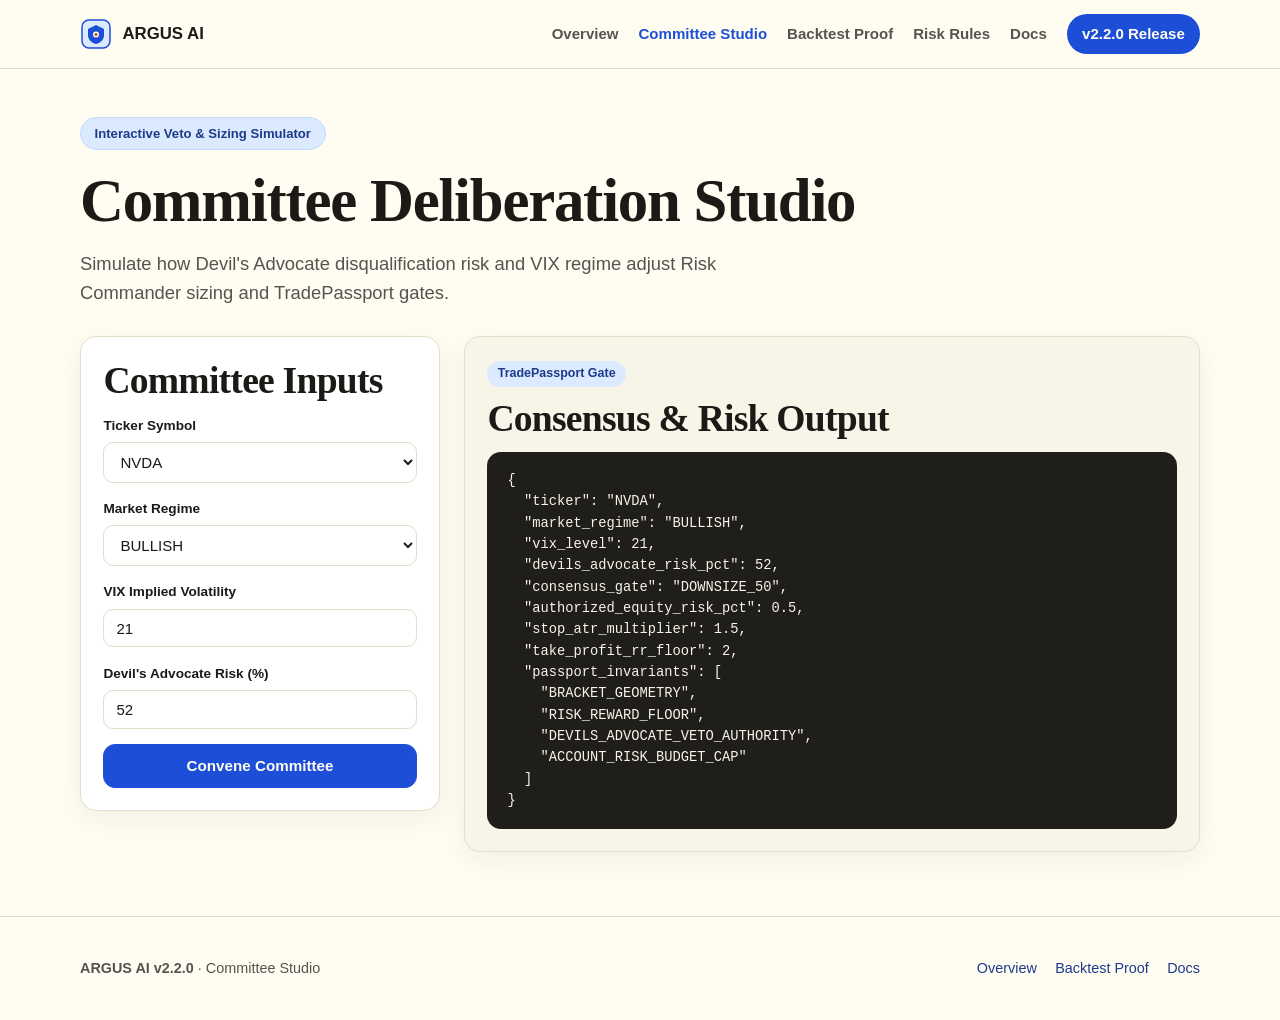
<file: website/studio.html>
<!doctype html>
<html lang="en">
<head>
  <meta charset="utf-8">
  <meta name="viewport" content="width=device-width, initial-scale=1">
  <title>Committee Studio — ARGUS AI v2.2.0</title>
  <meta name="description" content="Interactive ARGUS AI investment committee and Devil's Advocate veto simulator.">
  <link rel="canonical" href="https://codesphere-u.github.io/ARGUS-AI/studio.html">
  <link rel="icon" type="image/svg+xml" href="favicon.svg">
  <link rel="stylesheet" href="styles.css">
</head>
<body>
  <header class="topbar">
    <div class="container topbar-inner">
      <a class="brand" href="index.html"><img src="favicon.svg" alt="ARGUS AI"><span>ARGUS AI</span></a>
      <button id="nav-toggle" class="nav-toggle" aria-expanded="false" aria-label="Toggle navigation">Menu</button>
      <nav id="nav-links" class="nav-links" aria-label="Primary">
        <a href="index.html">Overview</a>
        <a class="active" href="studio.html">Committee Studio</a>
        <a href="proof.html">Backtest Proof</a>
        <a href="rules.html">Risk Rules</a>
        <a href="docs.html">Docs</a>
        <a class="nav-cta" href="https://github.com/codesphere-u/ARGUS-AI/releases/tag/v2.2.0">v2.2.0 Release</a>
      </nav>
    </div>
  </header>

  <main class="container" style="padding: 3rem 0 4rem;">
    <span class="eyebrow">Interactive Veto &amp; Sizing Simulator</span>
    <h1>Committee Deliberation Studio</h1>
    <p class="lead">Simulate how Devil's Advocate disqualification risk and VIX regime adjust Risk Commander sizing and TradePassport gates.</p>

    <div class="studio-grid">
      <section class="card card-white">
        <h2>Committee Inputs</h2>
        <div class="field">
          <label for="studio-ticker">Ticker Symbol</label>
          <select id="studio-ticker">
            <option value="NVDA">NVDA</option>
            <option value="AAPL">AAPL</option>
            <option value="MSFT">MSFT</option>
            <option value="SPY">SPY</option>
          </select>
        </div>
        <div class="field">
          <label for="studio-regime">Market Regime</label>
          <select id="studio-regime">
            <option value="BULLISH">BULLISH</option>
            <option value="CHOPPY">CHOPPY</option>
            <option value="BEARISH">BEARISH</option>
          </select>
        </div>
        <div class="field">
          <label for="studio-vix">VIX Implied Volatility</label>
          <input id="studio-vix" type="number" min="10" max="80" value="21">
        </div>
        <div class="field">
          <label for="studio-dissent">Devil's Advocate Risk (%)</label>
          <input id="studio-dissent" type="number" min="0" max="100" value="52">
        </div>
        <button id="studio-run" class="btn btn-primary" type="button" style="width:100%;">Convene Committee</button>
      </section>

      <section class="card">
        <span class="badge">TradePassport Gate</span>
        <h2 style="margin-top:0.6rem;">Consensus &amp; Risk Output</h2>
        <pre id="studio-output" class="code-block">{}</pre>
      </section>
    </div>
  </main>

  <footer class="footer">
    <div class="container footer-inner">
      <div><strong>ARGUS AI v2.2.0</strong> · Committee Studio</div>
      <div class="footer-links"><a href="index.html">Overview</a><a href="proof.html">Backtest Proof</a><a href="docs.html">Docs</a></div>
    </div>
  </footer>
  <div id="toast" class="toast" role="status" aria-live="polite"></div>
  <script src="app.js"></script>
</body>
</html>
</file>
<file: argus_dashboard/styles.css>
:root {
  --bg-primary: #090D16;
  --bg-secondary: #0F172A;
  --bg-card: rgba(15, 23, 42, 0.75);
  --bg-card-hover: rgba(30, 41, 59, 0.85);
  --border-color: rgba(255, 255, 255, 0.08);
  --border-focus: rgba(6, 182, 212, 0.4);
  
  --text-main: #F8FAFC;
  --text-muted: #94A3B8;
  --text-dim: #64748B;
  
  --color-cyan: #06B6D4;
  --color-cyan-glow: rgba(6, 182, 212, 0.25);
  --color-green: #10B981;
  --color-green-glow: rgba(16, 185, 129, 0.25);
  --color-red: #EF4444;
  --color-red-glow: rgba(239, 68, 68, 0.25);
  --color-yellow: #F59E0B;
  --color-yellow-glow: rgba(245, 158, 11, 0.25);
  --color-purple: #A855F7;
  --color-purple-glow: rgba(168, 85, 247, 0.25);

  --font-sans: 'Inter', system-ui, -apple-system, sans-serif;
  --font-heading: 'Outfit', var(--font-sans);
  --font-mono: 'JetBrains Mono', monospace;
  
  --radius-sm: 6px;
  --radius-md: 10px;
  --radius-lg: 16px;
  --radius-xl: 20px;
  
  --shadow-card: 0 8px 32px 0 rgba(0, 0, 0, 0.37);
  --glass-blur: blur(12px);
}

* {
  box-sizing: border-box;
  margin: 0;
  padding: 0;
}

body {
  background-color: var(--bg-primary);
  background-image: 
    radial-gradient(at 0% 0%, rgba(6, 182, 212, 0.08) 0px, transparent 50%),
    radial-gradient(at 100% 0%, rgba(168, 85, 247, 0.08) 0px, transparent 50%),
    radial-gradient(at 50% 100%, rgba(16, 185, 129, 0.05) 0px, transparent 50%);
  background-attachment: fixed;
  color: var(--text-main);
  font-family: var(--font-sans);
  font-size: 14px;
  line-height: 1.5;
  min-height: 100vh;
}

/* Typography Helpers */
h1, h2, h3, h4 {
  font-family: var(--font-heading);
  font-weight: 700;
  letter-spacing: -0.02em;
}

.text-green { color: var(--color-green) !important; }
.text-red { color: var(--color-red) !important; }
.text-yellow { color: var(--color-yellow) !important; }
.text-cyan { color: var(--color-cyan) !important; }
.text-purple { color: var(--color-purple) !important; }

/* Kill Switch Banner */
.kill-switch-banner {
  background: linear-gradient(90deg, #991B1B 0%, #DC2626 50%, #991B1B 100%);
  color: #FFFFFF;
  padding: 12px 24px;
  position: sticky;
  top: 0;
  z-index: 100;
  box-shadow: 0 4px 20px rgba(220, 38, 38, 0.5);
  animation: pulseBg 2s infinite ease-in-out;
}

@keyframes pulseBg {
  0%, 100% { opacity: 1; }
  50% { opacity: 0.92; }
}

.kill-switch-banner.hidden {
  display: none;
}

.banner-content {
  max-width: 1400px;
  margin: 0 auto;
  display: flex;
  align-items: center;
  justify-content: space-between;
  gap: 16px;
  font-size: 15px;
}

.btn-banner-reset {
  background: #FFFFFF;
  color: #991B1B;
  border: none;
  font-weight: 700;
  padding: 6px 14px;
  border-radius: var(--radius-sm);
  cursor: pointer;
  transition: all 0.2s ease;
}

.btn-banner-reset:hover {
  background: #FEE2E2;
}

/* Header */
.app-header {
  max-width: 1440px;
  margin: 0 auto;
  padding: 20px 24px 16px;
  display: flex;
  align-items: center;
  justify-content: space-between;
  border-bottom: 1px solid var(--border-color);
}

.header-left {
  display: flex;
  align-items: baseline;
  gap: 24px;
}

.logo-badge {
  display: flex;
  align-items: center;
  gap: 12px;
}

.logo-symbol {
  font-size: 28px;
  filter: drop-shadow(0 0 10px rgba(6, 182, 212, 0.6));
}

.logo-text h1 {
  font-size: 24px;
  background: linear-gradient(135deg, #FFFFFF 0%, #38BDF8 100%);
  -webkit-background-clip: text;
  -webkit-text-fill-color: transparent;
}

.sub-logo {
  font-size: 10px;
  font-weight: 700;
  letter-spacing: 0.12em;
  color: var(--color-cyan);
  display: block;
}

.desk-motto .quote {
  color: var(--text-dim);
  font-style: italic;
  font-size: 13px;
}

.header-right {
  display: flex;
  align-items: center;
  gap: 12px;
}

.status-chip {
  background: rgba(255, 255, 255, 0.04);
  border: 1px solid var(--border-color);
  padding: 6px 12px;
  border-radius: 9999px;
  font-size: 12px;
  display: flex;
  align-items: center;
  gap: 8px;
}

.dot {
  width: 8px;
  height: 8px;
  border-radius: 50%;
  background: var(--color-green);
  box-shadow: 0 0 8px var(--color-green);
}

.dot.green-dot {
  background: var(--color-green);
  box-shadow: 0 0 8px var(--color-green);
}

.btn-kill-switch {
  background: rgba(239, 68, 68, 0.15);
  border: 1px solid rgba(239, 68, 68, 0.4);
  color: #F87171;
  font-weight: 700;
  font-size: 12px;
  padding: 8px 14px;
  border-radius: 9999px;
  cursor: pointer;
  display: flex;
  align-items: center;
  gap: 6px;
  transition: all 0.2s ease;
}

.btn-kill-switch:hover {
  background: rgba(239, 68, 68, 0.3);
  color: #FFFFFF;
  box-shadow: 0 0 16px rgba(239, 68, 68, 0.4);
}

/* Main Container */
.app-main {
  max-width: 1440px;
  margin: 0 auto;
  padding: 24px;
}

/* Metrics Bar */
.metrics-bar {
  display: grid;
  grid-template-columns: repeat(auto-fit, minmax(220px, 1fr));
  gap: 16px;
  margin-bottom: 24px;
}

.metric-card {
  background: var(--bg-card);
  backdrop-filter: var(--glass-blur);
  border: 1px solid var(--border-color);
  border-radius: var(--radius-md);
  padding: 16px 20px;
  display: flex;
  flex-direction: column;
  gap: 4px;
  box-shadow: var(--shadow-card);
  transition: transform 0.2s ease, border-color 0.2s ease;
}

.metric-card:hover {
  transform: translateY(-2px);
  border-color: var(--border-focus);
}

.metric-label {
  font-size: 12px;
  font-weight: 500;
  color: var(--text-dim);
  text-transform: uppercase;
  letter-spacing: 0.05em;
}

.metric-value {
  font-family: var(--font-heading);
  font-size: 24px;
  font-weight: 700;
  color: var(--text-main);
}

.metric-sub {
  font-size: 11px;
  color: var(--text-muted);
}

.metric-trend {
  font-size: 12px;
  font-weight: 600;
}

/* Navigation Tabs */
.desk-tabs {
  display: flex;
  gap: 8px;
  border-bottom: 1px solid var(--border-color);
  margin-bottom: 24px;
  padding-bottom: 8px;
}

.tab-btn {
  background: transparent;
  border: none;
  color: var(--text-dim);
  font-family: var(--font-heading);
  font-size: 14px;
  font-weight: 600;
  padding: 8px 18px;
  border-radius: var(--radius-sm);
  cursor: pointer;
  transition: all 0.2s ease;
}

.tab-btn:hover {
  color: var(--text-main);
  background: rgba(255, 255, 255, 0.04);
}

.tab-btn.active {
  color: var(--color-cyan);
  background: rgba(6, 182, 212, 0.1);
  border: 1px solid rgba(6, 182, 212, 0.2);
}

/* Tab Contents */
.tab-content {
  display: none;
}

.tab-content.active {
  display: block;
}

/* Panels */
.panel {
  background: var(--bg-card);
  backdrop-filter: var(--glass-blur);
  border: 1px solid var(--border-color);
  border-radius: var(--radius-lg);
  box-shadow: var(--shadow-card);
  padding: 24px;
}

.panel-header {
  display: flex;
  align-items: center;
  justify-content: space-between;
  margin-bottom: 20px;
  padding-bottom: 14px;
  border-bottom: 1px solid var(--border-color);
}

.panel-header h3 {
  font-size: 18px;
  color: var(--text-main);
}

.badge {
  font-size: 11px;
  font-weight: 700;
  padding: 4px 10px;
  border-radius: 9999px;
  background: rgba(255, 255, 255, 0.06);
  border: 1px solid var(--border-color);
  color: var(--text-muted);
}

.badge-pulse {
  background: rgba(6, 182, 212, 0.15);
  border-color: rgba(6, 182, 212, 0.3);
  color: var(--color-cyan);
  animation: pulseBadge 2s infinite;
}

@keyframes pulseBadge {
  0%, 100% { box-shadow: 0 0 0 0 rgba(6, 182, 212, 0.4); }
  50% { box-shadow: 0 0 10px 2px rgba(6, 182, 212, 0.4); }
}

.badge-success {
  background: rgba(16, 185, 129, 0.15);
  border-color: rgba(16, 185, 129, 0.3);
  color: var(--color-green);
}

/* Chamber Grid */
.chamber-grid {
  display: grid;
  grid-template-columns: 380px 1fr;
  gap: 24px;
}

@media (max-width: 1024px) {
  .chamber-grid {
    grid-template-columns: 1fr;
  }
}

/* Scanner Controls */
.scanner-controls {
  margin-bottom: 20px;
}

.scanner-controls label {
  display: block;
  font-size: 12px;
  font-weight: 600;
  color: var(--text-dim);
  margin-bottom: 8px;
  text-transform: uppercase;
}

.select-group {
  display: flex;
  flex-direction: column;
  gap: 10px;
}

.form-select {
  width: 100%;
  background: rgba(0, 0, 0, 0.3);
  border: 1px solid var(--border-color);
  border-radius: var(--radius-sm);
  color: var(--text-main);
  padding: 10px 14px;
  font-family: var(--font-sans);
  font-size: 13px;
  outline: none;
  transition: border-color 0.2s ease;
}

.form-select:focus {
  border-color: var(--color-cyan);
}

.btn-primary {
  background: linear-gradient(135deg, #0284C7 0%, #06B6D4 100%);
  color: #FFFFFF;
  border: none;
  padding: 12px 18px;
  font-family: var(--font-heading);
  font-weight: 700;
  font-size: 14px;
  border-radius: var(--radius-sm);
  cursor: pointer;
  display: flex;
  align-items: center;
  justify-content: center;
  gap: 8px;
  transition: all 0.2s ease;
  box-shadow: 0 4px 14px rgba(6, 182, 212, 0.3);
}

.btn-primary:hover {
  transform: translateY(-1px);
  box-shadow: 0 6px 20px rgba(6, 182, 212, 0.5);
}

/* Asset Preview Card */
.asset-preview-card {
  background: rgba(0, 0, 0, 0.25);
  border: 1px solid var(--border-color);
  border-radius: var(--radius-md);
  padding: 16px;
  margin-bottom: 20px;
}

.asset-row {
  display: flex;
  justify-content: space-between;
  align-items: center;
  margin-bottom: 14px;
}

.ticker-symbol {
  font-family: var(--font-heading);
  font-size: 22px;
  font-weight: 800;
  color: var(--color-cyan);
  margin-right: 8px;
}

.ticker-class {
  font-size: 10px;
  font-weight: 700;
  background: rgba(255, 255, 255, 0.06);
  padding: 2px 6px;
  border-radius: 4px;
  color: var(--text-dim);
}

.current-price {
  font-family: var(--font-mono);
  font-size: 20px;
  font-weight: 700;
  margin-right: 8px;
}

.price-change {
  font-size: 12px;
  font-weight: 600;
}

.telemetry-grid {
  display: grid;
  grid-template-columns: repeat(4, 1fr);
  gap: 8px;
  padding-top: 12px;
  border-top: 1px solid var(--border-color);
}

.telemetry-item {
  display: flex;
  flex-direction: column;
}

.telemetry-item .label {
  font-size: 10px;
  color: var(--text-dim);
  text-transform: uppercase;
}

.telemetry-item .val {
  font-family: var(--font-mono);
  font-size: 13px;
  font-weight: 700;
}

.info-box {
  background: rgba(6, 182, 212, 0.05);
  border: 1px solid rgba(6, 182, 212, 0.15);
  border-radius: var(--radius-md);
  padding: 16px;
  font-size: 12px;
  color: var(--text-muted);
}

.info-box h4 {
  font-size: 13px;
  color: var(--color-cyan);
  margin-bottom: 8px;
}

.info-box p {
  margin-bottom: 6px;
  line-height: 1.4;
}

/* Committee Deliberation Stream */
.agent-cards-container {
  min-height: 480px;
  display: flex;
  flex-direction: column;
  gap: 16px;
}

.chamber-placeholder {
  display: flex;
  flex-direction: column;
  align-items: center;
  justify-content: center;
  text-align: center;
  padding: 60px 24px;
  color: var(--text-dim);
}

.chamber-placeholder .icon {
  font-size: 48px;
  margin-bottom: 16px;
  opacity: 0.6;
}

.chamber-placeholder h4 {
  font-size: 18px;
  color: var(--text-main);
  margin-bottom: 8px;
}

.chamber-placeholder p {
  max-width: 440px;
  font-size: 13px;
}

/* Agent Card */
.agent-card {
  background: rgba(15, 23, 42, 0.9);
  border: 1px solid var(--border-color);
  border-radius: var(--radius-md);
  padding: 16px 20px;
  position: relative;
  overflow: hidden;
  animation: slideIn 0.4s ease-out;
  transition: border-color 0.2s ease, box-shadow 0.2s ease;
}

@keyframes slideIn {
  from { opacity: 0; transform: translateY(12px); }
  to { opacity: 1; transform: translateY(0); }
}

.agent-card.da-card {
  border-color: rgba(239, 68, 68, 0.4);
  background: rgba(30, 15, 20, 0.85);
  box-shadow: 0 0 20px rgba(239, 68, 68, 0.15);
}

.agent-card.risk-card {
  border-color: rgba(16, 185, 129, 0.4);
  background: rgba(10, 30, 20, 0.85);
}

.agent-card-header {
  display: flex;
  align-items: center;
  justify-content: space-between;
  margin-bottom: 10px;
}

.agent-identity {
  display: flex;
  align-items: center;
  gap: 10px;
}

.agent-avatar {
  font-size: 20px;
}

.agent-name {
  font-weight: 700;
  font-size: 14px;
  color: var(--text-main);
}

.agent-role {
  font-size: 11px;
  color: var(--text-dim);
  display: block;
}

.vote-badge {
  font-family: var(--font-mono);
  font-size: 12px;
  font-weight: 700;
  padding: 4px 10px;
  border-radius: 4px;
}

.vote-buy { background: rgba(16, 185, 129, 0.2); color: var(--color-green); border: 1px solid var(--color-green); }
.vote-sell { background: rgba(239, 68, 68, 0.2); color: var(--color-red); border: 1px solid var(--color-red); }
.vote-hold { background: rgba(245, 158, 11, 0.2); color: var(--color-yellow); border: 1px solid var(--color-yellow); }
.vote-veto { background: rgba(239, 68, 68, 0.3); color: #FFFFFF; border: 1px solid #EF4444; box-shadow: 0 0 10px rgba(239, 68, 68, 0.5); }

.agent-body {
  font-size: 13px;
  color: var(--text-muted);
}

.agent-thesis {
  margin-bottom: 8px;
  line-height: 1.4;
}

.bullet-list {
  list-style: none;
  margin-top: 6px;
}

.bullet-list li {
  position: relative;
  padding-left: 18px;
  margin-bottom: 4px;
  font-size: 12px;
}

.bullet-list li::before {
  content: "•";
  position: absolute;
  left: 6px;
  color: var(--color-cyan);
}

.bullet-list.traps li::before {
  content: "⚠️";
  left: 0;
  font-size: 10px;
}

.bullet-list.traps li {
  padding-left: 22px;
  color: #FCA5A5;
}

/* Consensus Footer */
.consensus-footer {
  margin-top: 20px;
  animation: fadeIn 0.4s ease;
}

@keyframes fadeIn {
  from { opacity: 0; }
  to { opacity: 1; }
}

.consensus-status-banner {
  background: rgba(15, 23, 42, 0.95);
  border: 1px solid var(--border-color);
  border-radius: var(--radius-md);
  padding: 16px 20px;
  display: flex;
  align-items: center;
  justify-content: space-between;
  gap: 16px;
}

.consensus-status-banner.approved {
  border-color: rgba(16, 185, 129, 0.5);
  background: linear-gradient(90deg, rgba(16, 185, 129, 0.15) 0%, rgba(15, 23, 42, 0.95) 100%);
}

.consensus-status-banner.downsized {
  border-color: rgba(245, 158, 11, 0.5);
  background: linear-gradient(90deg, rgba(245, 158, 11, 0.15) 0%, rgba(15, 23, 42, 0.95) 100%);
}

.consensus-status-banner.vetoed {
  border-color: rgba(239, 68, 68, 0.5);
  background: linear-gradient(90deg, rgba(239, 68, 68, 0.2) 0%, rgba(15, 23, 42, 0.95) 100%);
}

.status-left {
  display: flex;
  align-items: center;
  gap: 14px;
}

.status-icon {
  font-size: 28px;
}

.status-left h4 {
  font-size: 16px;
}

.btn-secondary {
  background: rgba(255, 255, 255, 0.08);
  border: 1px solid var(--border-color);
  color: var(--text-main);
  padding: 10px 16px;
  border-radius: var(--radius-sm);
  font-family: var(--font-heading);
  font-weight: 600;
  cursor: pointer;
  transition: all 0.2s ease;
}

.btn-secondary:hover {
  background: rgba(255, 255, 255, 0.15);
  border-color: var(--border-focus);
}

/* Tab 2: Passports Grid */
.passport-archive-panel .subtitle {
  font-size: 13px;
  color: var(--text-dim);
  margin-top: 4px;
}

.filter-group {
  display: flex;
  gap: 6px;
}

.filter-btn {
  background: transparent;
  border: 1px solid var(--border-color);
  color: var(--text-muted);
  font-size: 12px;
  font-weight: 600;
  padding: 4px 12px;
  border-radius: 9999px;
  cursor: pointer;
  transition: all 0.2s ease;
}

.filter-btn:hover {
  color: var(--text-main);
}

.filter-btn.active {
  background: rgba(6, 182, 212, 0.15);
  border-color: var(--color-cyan);
  color: var(--color-cyan);
}

.passports-grid {
  display: grid;
  grid-template-columns: repeat(auto-fill, minmax(340px, 1fr));
  gap: 16px;
  margin-top: 20px;
}

.passport-card {
  background: rgba(0, 0, 0, 0.35);
  border: 1px solid var(--border-color);
  border-radius: var(--radius-md);
  padding: 16px;
  cursor: pointer;
  transition: all 0.2s ease;
  position: relative;
}

.passport-card:hover {
  transform: translateY(-2px);
  border-color: var(--border-focus);
  box-shadow: 0 6px 20px rgba(0, 0, 0, 0.4);
}

.passport-header {
  display: flex;
  justify-content: space-between;
  align-items: center;
  margin-bottom: 12px;
}

.passport-id {
  font-family: var(--font-mono);
  font-size: 10px;
  color: var(--text-dim);
}

.passport-meta-row {
  display: flex;
  justify-content: space-between;
  margin-bottom: 10px;
}

.passport-meta-item .lbl {
  font-size: 10px;
  color: var(--text-dim);
  display: block;
}

.passport-meta-item .val {
  font-family: var(--font-mono);
  font-size: 13px;
  font-weight: 700;
}

.passport-da-callout {
  background: rgba(239, 68, 68, 0.08);
  border-left: 3px solid var(--color-red);
  padding: 6px 10px;
  border-radius: 0 var(--radius-sm) var(--radius-sm) 0;
  font-size: 11px;
  color: #FCA5A5;
  margin-top: 10px;
}

/* Tab 3: Benchmark Arena */
.benchmark-container {
  max-width: 1200px;
  margin: 0 auto;
}

.benchmark-hero {
  text-align: center;
  margin-bottom: 24px;
}

.benchmark-hero h2 {
  font-size: 24px;
  background: linear-gradient(135deg, #FFFFFF 0%, #38BDF8 100%);
  -webkit-background-clip: text;
  -webkit-text-fill-color: transparent;
  margin-bottom: 8px;
}

.benchmark-hero p {
  color: var(--text-muted);
  font-size: 14px;
}

.benchmark-scenarios {
  display: flex;
  justify-content: center;
  gap: 10px;
  margin-bottom: 24px;
  flex-wrap: wrap;
}

.scenario-btn {
  background: rgba(255, 255, 255, 0.04);
  border: 1px solid var(--border-color);
  color: var(--text-muted);
  padding: 8px 16px;
  font-weight: 600;
  font-size: 13px;
  border-radius: var(--radius-sm);
  cursor: pointer;
  transition: all 0.2s ease;
}

.scenario-btn:hover {
  background: rgba(255, 255, 255, 0.08);
  color: var(--text-main);
}

.scenario-btn.active {
  background: rgba(6, 182, 212, 0.15);
  border-color: var(--color-cyan);
  color: var(--color-cyan);
}

.comparison-arena {
  display: grid;
  grid-template-columns: 1fr 1fr;
  gap: 24px;
}

@media (max-width: 768px) {
  .comparison-arena {
    grid-template-columns: 1fr;
  }
}

.arena-card {
  background: var(--bg-card);
  backdrop-filter: var(--glass-blur);
  border: 1px solid var(--border-color);
  border-radius: var(--radius-lg);
  padding: 24px;
}

.arena-card.blind-bot {
  border-color: rgba(239, 68, 68, 0.3);
}

.arena-card.argus-bot {
  border-color: rgba(16, 185, 129, 0.3);
  box-shadow: 0 0 30px rgba(16, 185, 129, 0.1);
}

.arena-header {
  display: flex;
  justify-content: space-between;
  align-items: center;
  margin-bottom: 16px;
  padding-bottom: 12px;
  border-bottom: 1px solid var(--border-color);
}

.arena-header h4 {
  font-size: 16px;
}

.arena-steps {
  display: flex;
  flex-direction: column;
  gap: 12px;
  margin-bottom: 20px;
}

.step-box {
  background: rgba(0, 0, 0, 0.25);
  padding: 10px 14px;
  border-radius: var(--radius-sm);
  font-size: 12px;
  color: var(--text-muted);
}

.step-box strong {
  color: var(--text-main);
  display: block;
  margin-bottom: 2px;
}

.arena-result {
  padding: 14px;
  border-radius: var(--radius-sm);
  text-align: center;
  font-family: var(--font-heading);
  font-size: 16px;
  font-weight: 700;
}

.arena-result.loss {
  background: rgba(239, 68, 68, 0.15);
  color: #F87171;
  border: 1px solid rgba(239, 68, 68, 0.3);
}

.arena-result.saved {
  background: rgba(16, 185, 129, 0.15);
  color: #34D399;
  border: 1px solid rgba(16, 185, 129, 0.3);
}

/* Tab 4: Risk Grid */
.risk-dashboard-grid {
  display: grid;
  grid-template-columns: 1fr 1fr;
  gap: 24px;
}

@media (max-width: 768px) {
  .risk-dashboard-grid {
    grid-template-columns: 1fr;
  }
}

.config-table {
  display: flex;
  flex-direction: column;
  gap: 12px;
}

.config-row {
  display: flex;
  justify-content: space-between;
  align-items: center;
  padding: 10px 14px;
  background: rgba(0, 0, 0, 0.25);
  border-radius: var(--radius-sm);
  font-size: 13px;
}

.config-title {
  color: var(--text-muted);
}

.config-val {
  font-family: var(--font-mono);
  font-weight: 700;
  color: var(--color-cyan);
}

.breakers-list {
  display: flex;
  flex-direction: column;
  gap: 14px;
  margin-bottom: 20px;
}

.breaker-item {
  display: flex;
  justify-content: space-between;
  align-items: center;
  padding: 12px 16px;
  background: rgba(0, 0, 0, 0.25);
  border: 1px solid var(--border-color);
  border-radius: var(--radius-sm);
}

.breaker-info strong {
  font-size: 13px;
  display: block;
}

.breaker-info p {
  font-size: 11px;
  color: var(--text-dim);
}

.breaker-status {
  font-family: var(--font-mono);
  font-size: 11px;
  font-weight: 700;
  padding: 4px 8px;
  border-radius: 4px;
}

.status-armed {
  background: rgba(16, 185, 129, 0.15);
  color: var(--color-green);
  border: 1px solid rgba(16, 185, 129, 0.3);
}

.kill-switch-action-box {
  background: rgba(239, 68, 68, 0.05);
  border: 1px dashed rgba(239, 68, 68, 0.3);
  padding: 16px;
  border-radius: var(--radius-md);
  text-align: center;
}

.kill-switch-action-box p {
  font-size: 12px;
  color: var(--text-muted);
  margin-bottom: 12px;
}

.btn-danger {
  background: linear-gradient(135deg, #DC2626 0%, #EF4444 100%);
  color: #FFFFFF;
  border: none;
  font-family: var(--font-heading);
  font-weight: 700;
  padding: 10px 20px;
  border-radius: var(--radius-sm);
  cursor: pointer;
  box-shadow: 0 4px 14px rgba(239, 68, 68, 0.3);
  transition: all 0.2s ease;
}

.btn-danger:hover {
  transform: translateY(-1px);
  box-shadow: 0 6px 20px rgba(239, 68, 68, 0.5);
}

/* Modal */
.modal {
  position: fixed;
  inset: 0;
  z-index: 1000;
  display: flex;
  align-items: center;
  justify-content: center;
}

.modal.hidden {
  display: none;
}

.modal-backdrop {
  position: absolute;
  inset: 0;
  background: rgba(0, 0, 0, 0.75);
  backdrop-filter: blur(8px);
}

.modal-dialog {
  position: relative;
  z-index: 1001;
  background: var(--bg-secondary);
  border: 1px solid var(--border-color);
  border-radius: var(--radius-lg);
  max-width: 680px;
  width: 90%;
  max-height: 85vh;
  overflow-y: auto;
  padding: 24px;
  box-shadow: 0 20px 50px rgba(0, 0, 0, 0.6);
}

.modal-header {
  display: flex;
  justify-content: space-between;
  align-items: center;
  margin-bottom: 16px;
  padding-bottom: 12px;
  border-bottom: 1px solid var(--border-color);
}

.btn-close {
  background: transparent;
  border: none;
  color: var(--text-dim);
  font-size: 24px;
  cursor: pointer;
}

.btn-close:hover {
  color: var(--text-main);
}
</file>
<file: website/styles.css>
:root {
  --bg: #fffdf2;
  --surface: #f7f5e8;
  --surface-strong: #efecda;
  --ink: #1b1a17;
  --muted: #57534e;
  --border: #e2dec9;
  --accent: #1d4ed8;
  --accent-ink: #1e3a8a;
  --accent-soft: #dbeafe;
  --accent-2: #b45309;
  --accent-2-ink: #78350f;
  --accent-2-soft: #fef3c7;
  --radius: 16px;
  --shadow: 0 8px 28px rgba(27, 26, 23, 0.06);
  --font-sans: "Plus Jakarta Sans", -apple-system, BlinkMacSystemFont, "Segoe UI", sans-serif;
  --font-serif: "Newsreader", Georgia, serif;
  --font-mono: "JetBrains Mono", ui-monospace, SFMono-Regular, Menlo, monospace;
}

* { box-sizing: border-box; }
html { scroll-behavior: smooth; }
body {
  margin: 0;
  background: var(--bg);
  color: var(--ink);
  font-family: var(--font-sans);
  line-height: 1.6;
  -webkit-font-smoothing: antialiased;
}
a { color: var(--accent-ink); text-decoration: none; }
a:hover { text-decoration: underline; }
code, pre { font-family: var(--font-mono); }

.container { width: min(1120px, calc(100% - 2rem)); margin: 0 auto; }

.topbar {
  position: sticky; top: 0; z-index: 40;
  background: rgba(255, 253, 242, 0.92);
  backdrop-filter: blur(10px);
  border-bottom: 1px solid var(--border);
}
.topbar-inner {
  display: flex; align-items: center; justify-content: space-between;
  gap: 1rem; min-height: 68px;
}
.brand {
  display: inline-flex; align-items: center; gap: 0.65rem;
  font-weight: 800; font-size: 1.05rem; color: var(--ink);
}
.brand img { width: 32px; height: 32px; }
.nav-links { display: flex; align-items: center; gap: 1.25rem; }
.nav-links a { font-size: 0.94rem; font-weight: 600; color: var(--muted); }
.nav-links a.active, .nav-links a:hover { color: var(--accent); text-decoration: none; }
.nav-cta {
  display: inline-flex; align-items: center; gap: 0.45rem;
  padding: 0.5rem 0.95rem; border-radius: 999px;
  background: var(--accent); color: #fffdf2 !important;
  font-size: 0.88rem; font-weight: 700;
}
.nav-toggle {
  display: none; background: var(--surface); border: 1px solid var(--border);
  border-radius: 10px; padding: 0.45rem 0.7rem; font-weight: 700; cursor: pointer;
}

.hero { padding: 4.5rem 0 3rem; }
.eyebrow {
  display: inline-flex; align-items: center; gap: 0.5rem;
  padding: 0.32rem 0.85rem; border-radius: 999px;
  background: var(--accent-soft); color: var(--accent-ink);
  border: 1px solid #bfdbfe; font-size: 0.82rem; font-weight: 700;
}
.eyebrow-amber {
  background: var(--accent-2-soft); color: var(--accent-2-ink); border-color: #fde68a;
}
h1, h2, h3 { font-family: var(--font-serif); letter-spacing: -0.02em; line-height: 1.16; margin: 0 0 0.75rem; }
h1 { font-size: clamp(2.3rem, 5vw, 3.8rem); margin-top: 1rem; }
h2 { font-size: clamp(1.7rem, 3vw, 2.35rem); }
h3 { font-size: 1.28rem; }
.lead { font-size: 1.15rem; color: var(--muted); max-width: 68ch; margin: 0 0 1.75rem; }
.accent-word { color: var(--accent); }

.btn-row { display: flex; flex-wrap: wrap; gap: 0.85rem; margin: 1.5rem 0 2rem; }
.btn {
  display: inline-flex; align-items: center; justify-content: center; gap: 0.5rem;
  padding: 0.78rem 1.35rem; border-radius: 12px; font-weight: 700; font-size: 0.95rem;
  border: 1px solid var(--border); background: var(--surface); color: var(--ink); cursor: pointer;
}
.btn:hover { text-decoration: none; border-color: var(--accent); }
.btn-primary { background: var(--accent); color: #fffdf2; border-color: var(--accent); }
.btn-primary:hover { background: var(--accent-ink); }
.btn-amber { background: var(--accent-2-soft); color: var(--accent-2-ink); border-color: #fcd34d; }

.install-box {
  display: flex; align-items: center; justify-content: space-between; gap: 1rem;
  background: var(--surface); border: 1px solid var(--border); border-radius: 14px;
  padding: 0.9rem 1.1rem; max-width: 640px; box-shadow: var(--shadow);
}
.install-box code { font-size: 0.9rem; overflow-x: auto; white-space: nowrap; }
.copy-btn {
  background: var(--bg); border: 1px solid var(--border); border-radius: 9px;
  padding: 0.42rem 0.8rem; font-weight: 700; font-size: 0.82rem; cursor: pointer;
}

.section { padding: 3rem 0; border-top: 1px solid var(--border); }
.grid-2 { display: grid; grid-template-columns: repeat(2, minmax(0, 1fr)); gap: 1.35rem; }
.grid-3 { display: grid; grid-template-columns: repeat(3, minmax(0, 1fr)); gap: 1.35rem; }
.grid-4 { display: grid; grid-template-columns: repeat(4, minmax(0, 1fr)); gap: 1.1rem; }

.card {
  background: var(--surface); border: 1px solid var(--border);
  border-radius: var(--radius); padding: 1.4rem; box-shadow: var(--shadow); min-width: 0;
}
.card-white { background: #ffffff; }
.stat-value { font-family: var(--font-serif); font-size: 2.1rem; font-weight: 700; color: var(--accent); }
.stat-label { font-size: 0.86rem; color: var(--muted); font-weight: 600; }

.badge {
  display: inline-block; padding: 0.2rem 0.65rem; border-radius: 999px;
  font-size: 0.78rem; font-weight: 700; background: var(--accent-soft); color: var(--accent-ink);
}
.badge-amber { background: var(--accent-2-soft); color: var(--accent-2-ink); }

.code-block {
  background: #1f1e1a; color: #f7f5e8; border-radius: 14px; padding: 1.1rem 1.25rem;
  overflow-x: auto; font-size: 0.86rem; line-height: 1.55; margin: 0.75rem 0 0; max-width: 100%;
}

.studio-grid { display: grid; grid-template-columns: 360px minmax(0, 1fr); gap: 1.5rem; align-items: start; }
.field { display: flex; flex-direction: column; gap: 0.35rem; margin-bottom: 0.95rem; }
.field label { font-size: 0.85rem; font-weight: 700; color: var(--ink); }
.field select, .field input {
  padding: 0.62rem 0.75rem; border-radius: 10px; border: 1px solid var(--border);
  background: #ffffff; color: var(--ink); font-family: var(--font-sans); font-size: 0.94rem;
}

.table-wrap { overflow-x: auto; border: 1px solid var(--border); border-radius: 14px; background: #ffffff; }
table { width: 100%; border-collapse: collapse; font-size: 0.92rem; }
th, td { padding: 0.82rem 1rem; text-align: left; border-bottom: 1px solid var(--border); }
th { background: var(--surface); font-weight: 700; }
tr:last-child td { border-bottom: none; }

.docs-layout { display: grid; grid-template-columns: 250px minmax(0, 1fr); gap: 2.2rem; padding: 2.5rem 0 4rem; }
.docs-sidebar {
  position: sticky; top: 88px; align-self: start; min-width: 0;
  background: var(--surface); border: 1px solid var(--border); border-radius: var(--radius); padding: 1.15rem;
}
.docs-sidebar h4 { margin: 0 0 0.65rem; font-size: 0.82rem; text-transform: uppercase; letter-spacing: 0.06em; color: var(--muted); }
.docs-sidebar a { display: block; padding: 0.38rem 0.6rem; border-radius: 8px; font-size: 0.9rem; font-weight: 600; color: var(--muted); }
.docs-sidebar a:hover, .docs-sidebar a.active { background: var(--accent-soft); color: var(--accent-ink); text-decoration: none; }
.docs-article { min-width: 0; }
.docs-article section { padding: 1.75rem 0; border-bottom: 1px solid var(--border); }
.docs-article section:last-child { border-bottom: none; }

.toast {
  position: fixed; bottom: 20px; right: 20px; z-index: 60;
  background: #1f1e1a; color: #fffdf2; padding: 0.72rem 1.1rem; border-radius: 12px;
  font-size: 0.88rem; font-weight: 600; box-shadow: var(--shadow); opacity: 0; pointer-events: none; transition: opacity 0.2s;
}
.toast.show { opacity: 1; }

.footer {
  border-top: 1px solid var(--border); padding: 2.5rem 0; color: var(--muted); font-size: 0.9rem;
}
.footer-inner { display: flex; flex-wrap: wrap; justify-content: space-between; gap: 1rem; align-items: center; }
.footer-links { display: flex; flex-wrap: wrap; gap: 1.15rem; }

@media (max-width: 900px) {
  .grid-2, .grid-3, .grid-4, .studio-grid, .docs-layout { grid-template-columns: 1fr; min-width: 0; }
  .docs-sidebar { position: static; }
  .nav-toggle { display: inline-flex; }
  .nav-links {
    display: none; position: absolute; top: 68px; left: 0; right: 0;
    flex-direction: column; align-items: flex-start; gap: 0.85rem;
    background: var(--bg); padding: 1.25rem; border-bottom: 1px solid var(--border);
  }
  .nav-links.open { display: flex; }
}
</file>
